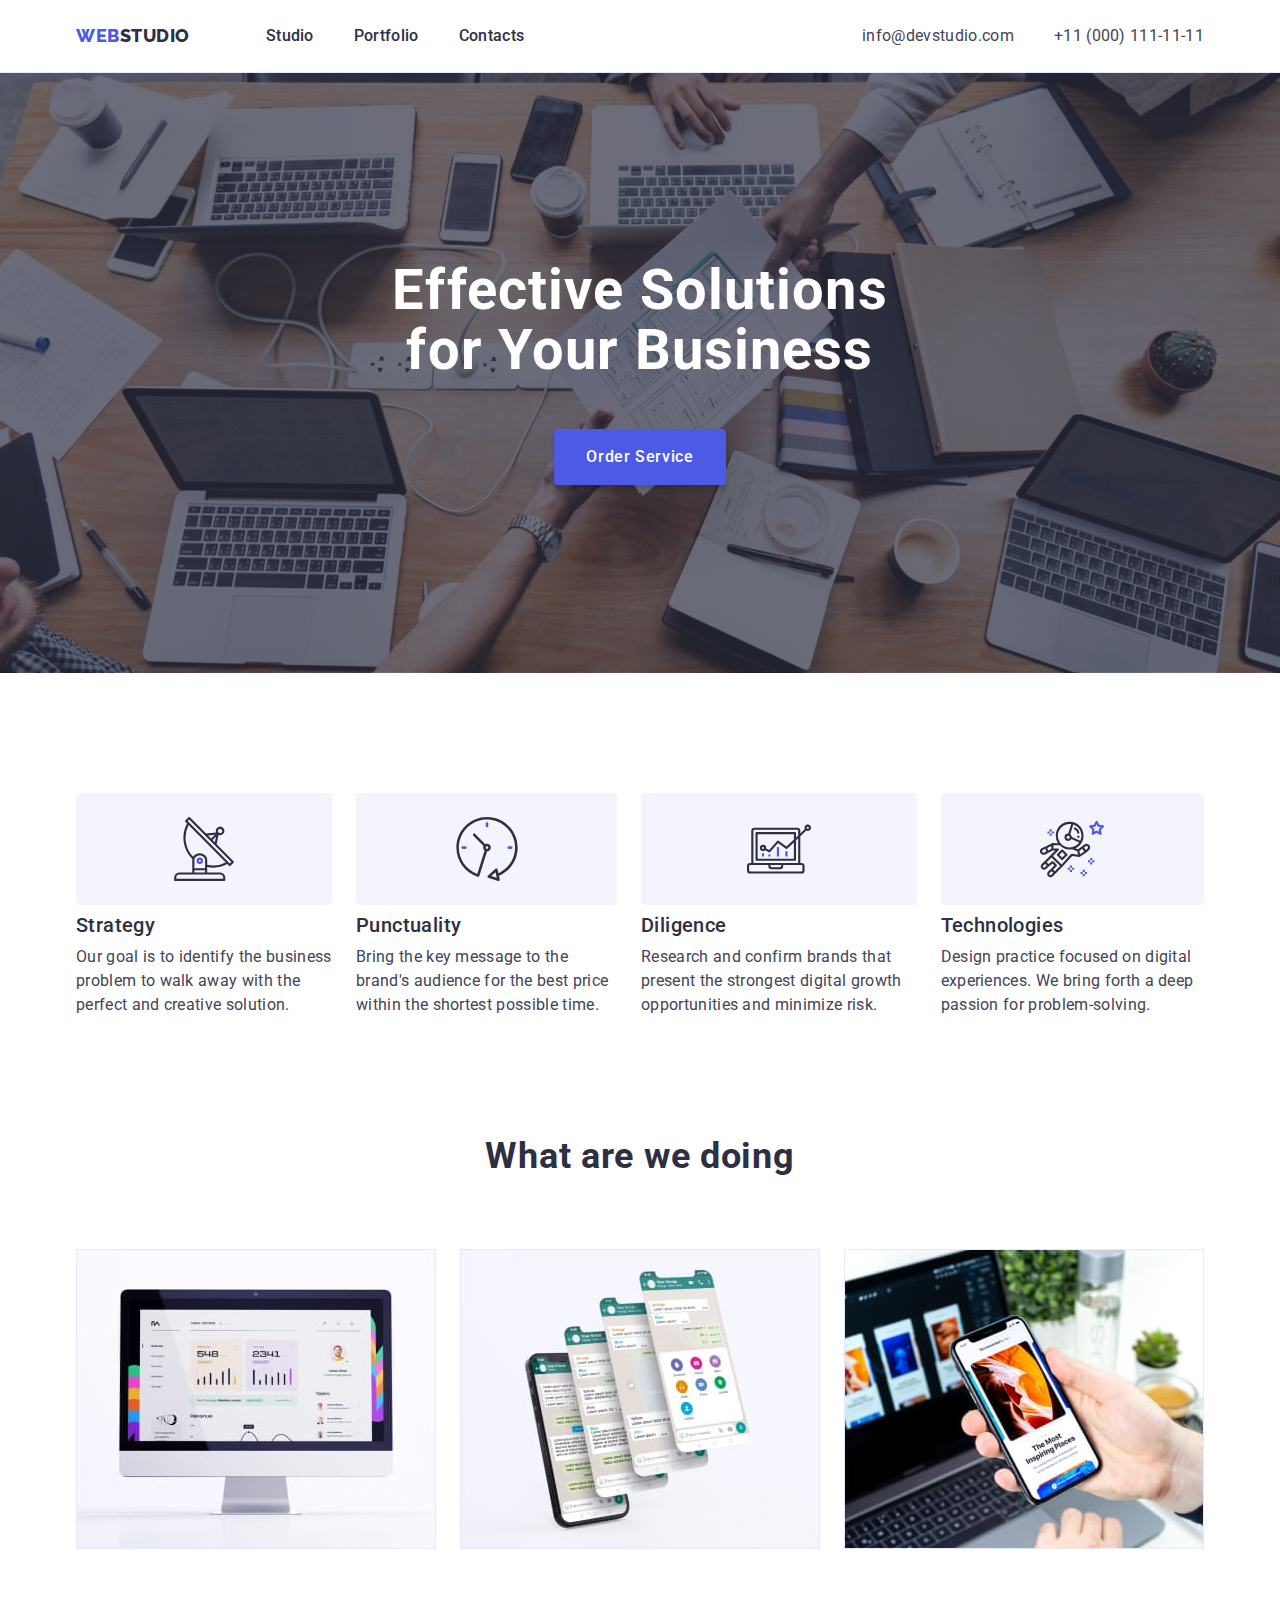
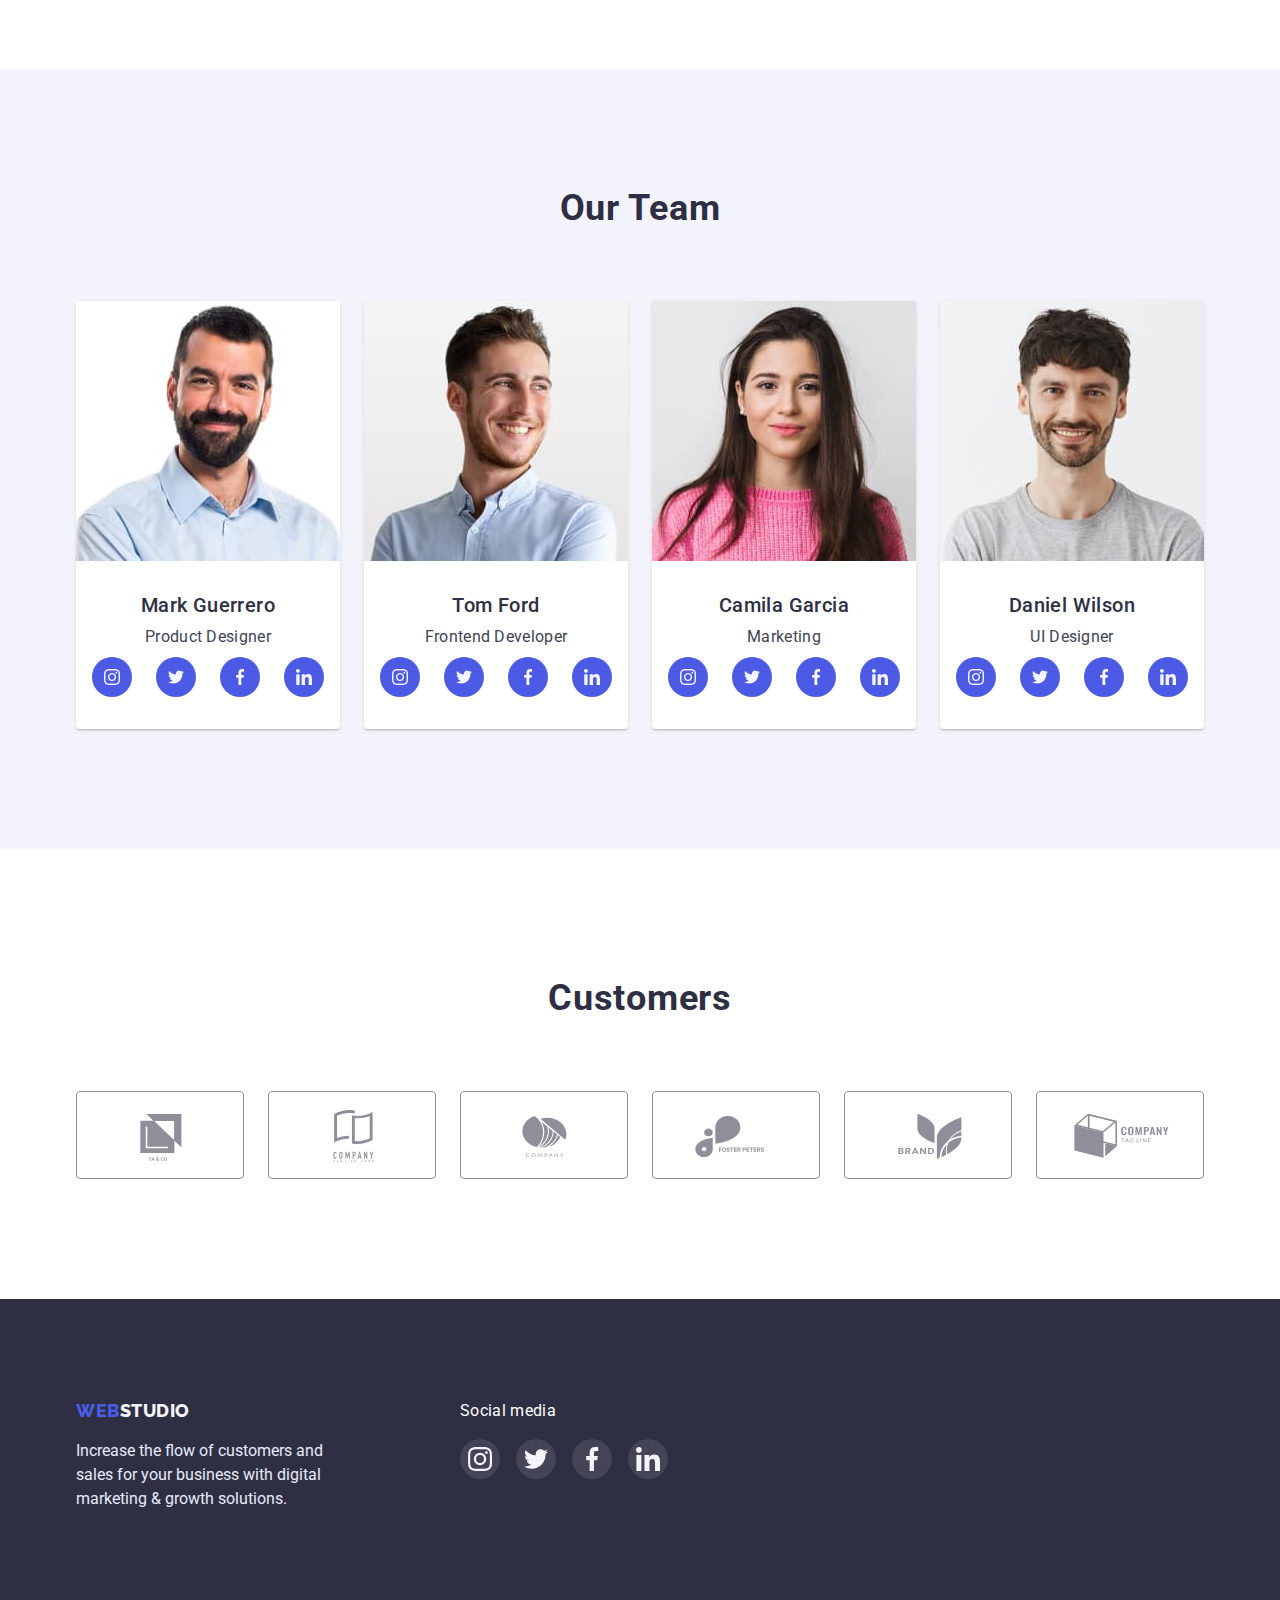
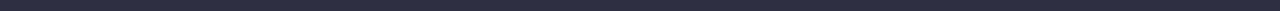
<file: index.html>
<!DOCTYPE html>
<html lang="en">
  <head>
    <meta charset="UTF-8" />
    <meta http-equiv="X-UA-Compatible" content="IE=edge" />
    <meta name="viewport" content="width=device-width, initial-scale=1.0" />
    <title>Studio</title>
    <link rel="preconnect" href="https://fonts.googleapis.com" />
    <link rel="preconnect" href="https://fonts.gstatic.com" crossorigin />
    <link
      href="https://fonts.googleapis.com/css2?family=Raleway:wght@800&family=Roboto:wght@400;500;700;900&display=swap"
      rel="stylesheet"
    />
    <link
      rel="stylesheet"
      href="https://cdnjs.cloudflare.com/ajax/libs/modern-normalize/1.1.0/modern-normalize.min.css"
    />
    <link rel="stylesheet" href="./css/styles.css" />
  </head>
  <body>
    <!--Header-->
    <header class="page-header">
      <div class="nav-box container">
        <nav class="site-nav">
          <a href="./index.html" class="logo link"
            >Web<span class="logo-part">Studio</span></a
          >
          <ul class="nav-list list">
            <li class="nav-item">
              <a href="./index.html" class="nav-link link">Studio</a>
            </li>
            <li class="nav-item">
              <a href="./portfolio.html" class="nav-link link">Portfolio</a>
            </li>
            <li class="nav-item">
              <a href="" class="nav-link link">Contacts</a>
            </li>
          </ul>
        </nav>
        <address class="adress-nav">
          <ul class="adress-list list">
            <li class="adress-item">
              <a href="mailto:info@devstudio.com" class="adress-link link"
                >info@devstudio.com</a
              >
            </li>
            <li class="adress-item">
              <a href="tel:+110001111111" class="adress-link link"
                >+11 (000) 111-11-11</a
              >
            </li>
          </ul>
        </address>
      </div>
    </header>
    <!--Main-->
    <main>
      <!--Hero-->
      <section class="hero-section">
        <div class="container">
          <h1 class="hero-title">Effective Solutions for Your Business</h1>
          <button type="button" class="hero-button">Order Service</button>
        </div>
      </section>
      <!--Our features-->
      <section class="features section">
        <div class="container">
          <h2 class="visually-hidden title">Our features</h2>
          <ul class="features-list list">
            <li class="features-item">
              <div class="features-box">
                <svg class="features-icon" width="64" height="64">
                  <use href="./images/icons.svg#icon-antenna"></use>
                </svg>
              </div>
              <h3 class="features-subtitle subtitle">Strategy</h3>
              <p class="features-text text">
                Our goal is to identify the business problem to walk away with
                the perfect and creative solution.
              </p>
            </li>
            <li class="features-item">
              <div class="features-box">
                <svg class="features-icon" width="64" height="64">
                  <use href="./images/icons.svg#icon-clock"></use>
                </svg>
              </div>
              <h3 class="features-subtitle subtitle">Punctuality</h3>
              <p class="features-text text">
                Bring the key message to the brand's audience for the best price
                within the shortest possible time.
              </p>
            </li>
            <li class="features-item">
              <div class="features-box">
                <svg class="features-icon" width="64" height="64">
                  <use href="./images/icons.svg#icon-diagram"></use>
                </svg>
              </div>
              <h3 class="features-subtitle subtitle">Diligence</h3>
              <p class="features-text text">
                Research and confirm brands that present the strongest digital
                growth opportunities and minimize risk.
              </p>
            </li>
            <li class="features-item">
              <div class="features-box">
                <svg class="features-icon" width="64" height="64">
                  <use href="./images/icons.svg#icon-astronaut"></use>
                </svg>
              </div>
              <h3 class="features-subtitle subtitle">Technologies</h3>
              <p class="features-text text">
                Design practice focused on digital experiences. We bring forth a
                deep passion for problem-solving.
              </p>
            </li>
          </ul>
        </div>
      </section>
      <!--What are we doing-->
      <section class="about section">
        <div class="container">
          <h2 class="about-title title">What are we doing</h2>
          <ul class="about-list list">
            <li class="about-item">
              <img
                src="./images/Rectangle71.jpg"
                alt="computer screen"
                width="360"
              />
            </li>
            <li class="about-item">
              <img
                src="./images/Rectangle71-2.jpg"
                alt="phone application"
                width="360"
              />
            </li>
            <li class="about-item">
              <img
                src="./images/Rectangle71-3.jpg"
                alt="iphone in hand"
                width="360"
              />
            </li>
          </ul>
        </div>
      </section>
      <!--Our team-->
      <section class="team section">
        <div class="container">
          <h2 class="team-title title">Our Team</h2>
          <ul class="team-list list">
            <li class="section-team-item">
              <img
                src="./images/img.jpg"
                alt="men in shirt with black hair"
                width="264"
              />
              <div class="team-description">
                <h3 class="team-subtitle subtitle">Mark Guerrero</h3>
                <p class="team-text text">Product Designer</p>
                <ul class="team-soc-list list">
                  <li class="team-soc-item">
                    <a href="" class="team-soc-link link">
                      <svg class="team-soc-icon" width="16" height="16">
                        <use href="./images/icons.svg#icon-instagram"></use>
                      </svg>
                    </a>
                  </li>
                  <li class="team-soc-item">
                    <a href="" class="team-soc-link link">
                      <svg class="team-soc-icon" width="16" height="16">
                        <use href="./images/icons.svg#icon-twitter"></use>
                      </svg>
                    </a>
                  </li>
                  <li class="team-soc-item">
                    <a href="" class="team-soc-link link">
                      <svg class="team-soc-icon" width="16" height="16">
                        <use href="./images/icons.svg#icon-facebook"></use>
                      </svg>
                    </a>
                  </li>
                  <li class="team-soc-item">
                    <a href="" class="team-soc-link link">
                      <svg class="team-soc-icon" width="16" height="16">
                        <use href="./images/icons.svg#icon-linkedin"></use>
                      </svg>
                    </a>
                  </li>
                </ul>
              </div>
            </li>
            <li class="section-team-item">
              <img
                src="./images/img-2.jpg"
                alt="men in shirt with brown hair"
                width="264"
              />
              <div class="team-description">
                <h3 class="team-subtitle subtitle">Tom Ford</h3>
                <p class="team-text text">Frontend Developer</p>
                <ul class="team-soc-list list">
                  <li class="team-soc-item">
                    <a href="" class="team-soc-link link">
                      <svg class="team-soc-icon" width="16" height="16">
                        <use href="./images/icons.svg#icon-instagram"></use>
                      </svg>
                    </a>
                  </li>
                  <li class="team-soc-item">
                    <a href="" class="team-soc-link link">
                      <svg class="team-soc-icon" width="16" height="16">
                        <use href="./images/icons.svg#icon-twitter"></use>
                      </svg>
                    </a>
                  </li>
                  <li class="team-soc-item">
                    <a href="" class="team-soc-link link">
                      <svg class="team-soc-icon" width="16" height="16">
                        <use href="./images/icons.svg#icon-facebook"></use>
                      </svg>
                    </a>
                  </li>
                  <li class="team-soc-item">
                    <a href="" class="team-soc-link link">
                      <svg class="team-soc-icon" width="16" height="16">
                        <use href="./images/icons.svg#icon-linkedin"></use>
                      </svg>
                    </a>
                  </li>
                </ul>
              </div>
            </li>
            <li class="section-team-item">
              <img
                src="./images/img-3.jpg"
                alt="women in pink with long brown hair"
                width="264"
              />
              <div class="team-description">
                <h3 class="team-subtitle subtitle">Camila Garcia</h3>
                <p class="team-text text">Marketing</p>
                <ul class="team-soc-list list">
                  <li class="team-soc-item">
                    <a href="" class="team-soc-link link">
                      <svg class="team-soc-icon" width="16" height="16">
                        <use href="./images/icons.svg#icon-instagram"></use>
                      </svg>
                    </a>
                  </li>
                  <li class="team-soc-item">
                    <a href="" class="team-soc-link link">
                      <svg class="team-soc-icon" width="16" height="16">
                        <use href="./images/icons.svg#icon-twitter"></use>
                      </svg>
                    </a>
                  </li>
                  <li class="team-soc-item">
                    <a href="" class="team-soc-link link">
                      <svg class="team-soc-icon" width="16" height="16">
                        <use href="./images/icons.svg#icon-facebook"></use>
                      </svg>
                    </a>
                  </li>
                  <li class="team-soc-item">
                    <a href="" class="team-soc-link link">
                      <svg class="team-soc-icon" width="16" height="16">
                        <use href="./images/icons.svg#icon-linkedin"></use>
                      </svg>
                    </a>
                  </li>
                </ul>
              </div>
            </li>
            <li class="section-team-item">
              <img
                src="./images/img-4.jpg"
                alt="men in t-shirt with black hair"
                width="264"
              />
              <div class="team-description">
                <h3 class="team-subtitle subtitle">Daniel Wilson</h3>
                <p class="team-text text">UI Designer</p>
                <ul class="team-soc-list list">
                  <li class="team-soc-item">
                    <a href="" class="team-soc-link link">
                      <svg class="team-soc-icon" width="16" height="16">
                        <use href="./images/icons.svg#icon-instagram"></use>
                      </svg>
                    </a>
                  </li>
                  <li class="team-soc-item">
                    <a href="" class="team-soc-link link">
                      <svg class="team-soc-icon" width="16" height="16">
                        <use href="./images/icons.svg#icon-twitter"></use>
                      </svg>
                    </a>
                  </li>
                  <li class="team-soc-item">
                    <a href="" class="team-soc-link link">
                      <svg class="team-soc-icon" width="16" height="16">
                        <use href="./images/icons.svg#icon-facebook"></use>
                      </svg>
                    </a>
                  </li>
                  <li class="team-soc-item">
                    <a href="" class="team-soc-link link">
                      <svg class="team-soc-icon" width="16" height="16">
                        <use href="./images/icons.svg#icon-linkedin"></use>
                      </svg>
                    </a>
                  </li>
                </ul>
              </div>
            </li>
          </ul>
        </div>
      </section>
      <section class="client section">
        <div class="container">
          <h2 class="client-title title">Customers</h2>
          <ul class="clien-list list">
            <li class="client-item">
              <a href="" class="client-link link">
                <svg class="client-icon" width="104" height="56">
                  <use href="./images/icons.svg#icon-Logo-1"></use>
                </svg>
              </a>
            </li>
            <li class="client-item">
              <a href="" class="client-link link">
                <svg class="client-icon" width="104" height="56">
                  <use href="./images/icons.svg#icon-Logo-2"></use>
                </svg>
              </a>
            </li>
            <li class="client-item">
              <a href="" class="client-link link">
                <svg class="client-icon" width="104" height="56">
                  <use href="./images/icons.svg#icon-Logo-3"></use>
                </svg>
              </a>
            </li>
            <li class="client-item">
              <a href="" class="client-link link">
                <svg class="client-icon" width="104" height="56">
                  <use href="./images/icons.svg#icon-Logo-4"></use>
                </svg>
              </a>
            </li>
            <li class="client-item">
              <a href="" class="client-link link">
                <svg class="client-icon" width="104" height="56">
                  <use href="./images/icons.svg#icon-Logo-5"></use>
                </svg>
              </a>
            </li>
            <li class="client-item">
              <a href="" class="client-link link">
                <svg class="client-icon" width="104" height="56">
                  <use href="./images/icons.svg#icon-Logo-6"></use>
                </svg>
              </a>
            </li>
          </ul>
        </div>
      </section>
    </main>
    <!--Footer-->
    <footer class="page-footer">
      <div class="container footer-wrap">
        <div class="footer">
          <a href="./index.html" class="logo link"
            >Web<span class="logo-part">Studio</span></a
          >
          <p class="footer-text">
            Increase the flow of customers and sales for your business with
            digital marketing & growth solutions.
          </p>
        </div>
        <div class="soc-media">
          <p class="soc-media-text">Social media</p>
          <ul class="soc-media-list list">
            <li class="soc-media-item">
              <a href="" class="soc-media-link link">
                <svg class="soc-media-icon" width="24" height="24">
                  <use href="./images/icons.svg#icon-instagram"></use>
                </svg>
              </a>
            </li>
            <li class="soc-media-item">
              <a href="" class="soc-media-link link">
                <svg class="soc-media-icon" width="24" height="24">
                  <use href="./images/icons.svg#icon-twitter"></use>
                </svg>
              </a>
            </li>
            <li class="soc-media-item">
              <a href="" class="soc-media-link link">
                <svg class="soc-media-icon" width="24" height="24">
                  <use href="./images/icons.svg#icon-facebook"></use>
                </svg>
              </a>
            </li>
            <li class="soc-media-item">
              <a href="" class="soc-media-link link">
                <svg class="soc-media-icon" width="24" height="24">
                  <use href="./images/icons.svg#icon-linkedin"></use>
                </svg>
              </a>
            </li>
          </ul>
        </div>
      </div>
    </footer>
  </body>
</html>
</file>
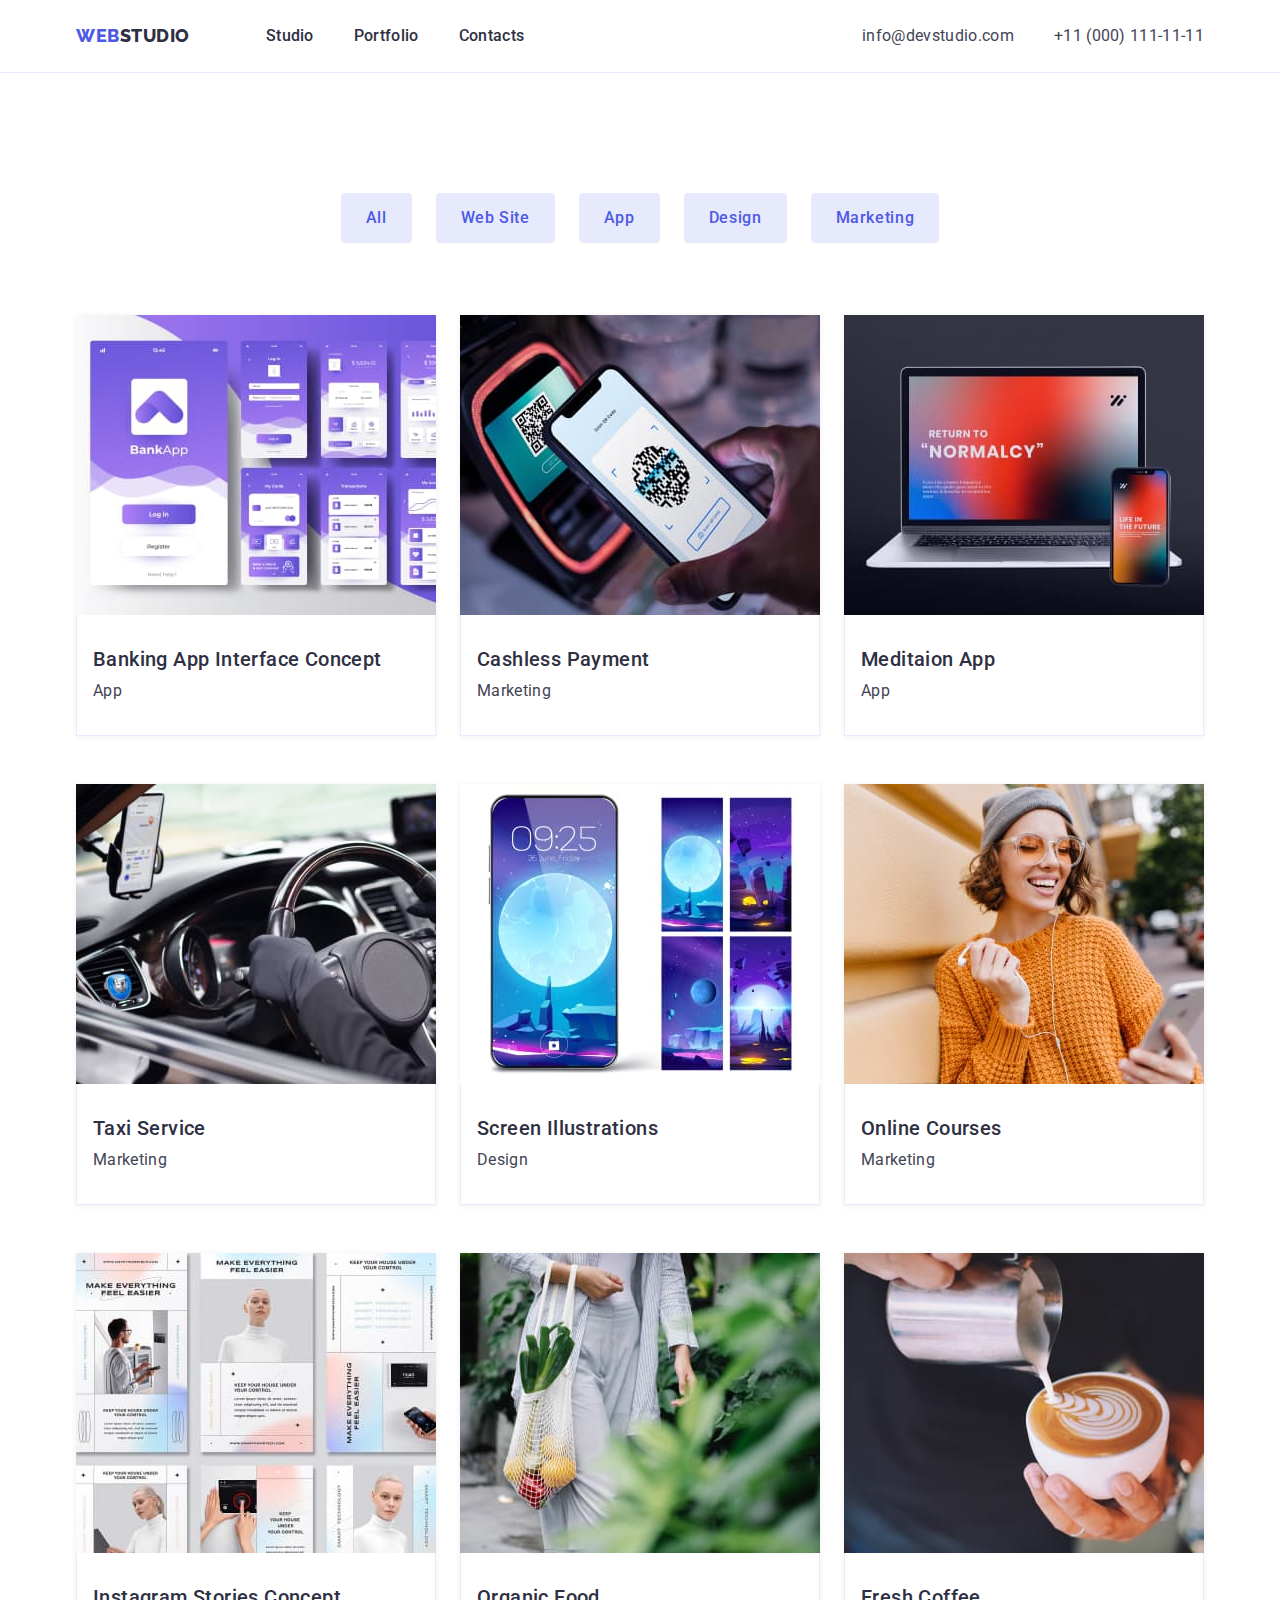
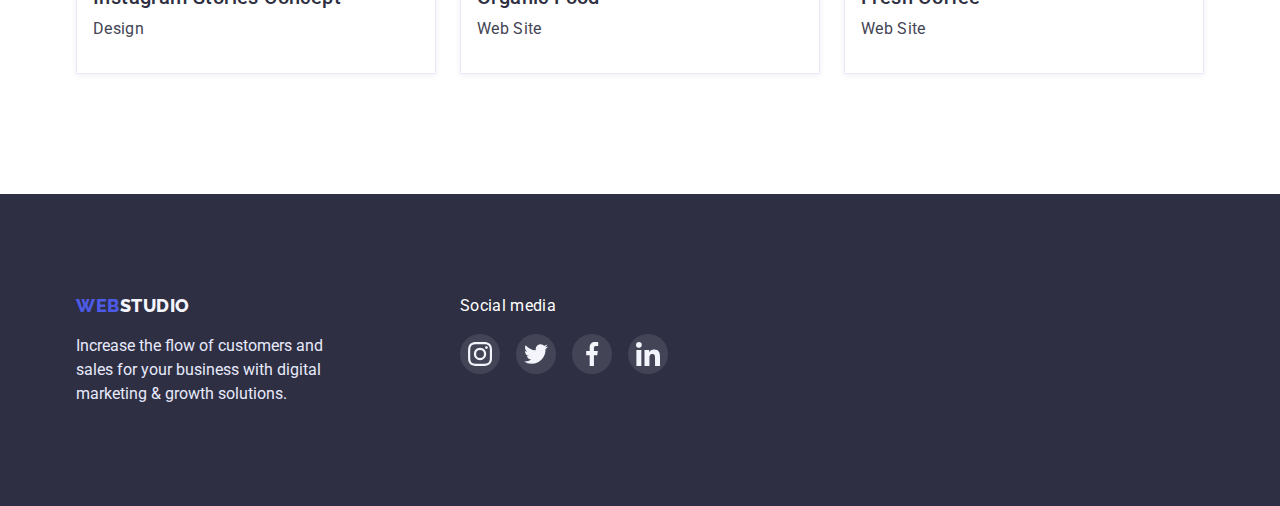
<file: portfolio.html>
<!DOCTYPE html>
<html lang="en">
  <head>
    <meta charset="UTF-8" />
    <meta http-equiv="X-UA-Compatible" content="IE=edge" />
    <meta name="viewport" content="width=device-width, initial-scale=1.0" />
    <title>Portfolio</title>
    <link rel="preconnect" href="https://fonts.googleapis.com" />
    <link rel="preconnect" href="https://fonts.gstatic.com" crossorigin />
    <link
      href="https://fonts.googleapis.com/css2?family=Raleway:wght@800&family=Roboto:wght@400;500;700;900&display=swap"
      rel="stylesheet"
    />
    <link
      rel="stylesheet"
      href="https://cdnjs.cloudflare.com/ajax/libs/modern-normalize/1.1.0/modern-normalize.min.css"
    />
    <link rel="stylesheet" href="./css/styles.css" />
  </head>
  <body>
    <!--Header-->
    <header class="page-header">
      <div class="nav-box container">
        <nav class="site-nav">
          <a href="./index.html" class="logo link"
            >Web<span class="logo-part">Studio</span></a
          >
          <ul class="nav-list list">
            <li class="nav-item">
              <a href="./index.html" class="nav-link link">Studio</a>
            </li>
            <li class="nav-item">
              <a href="./portfolio.html" class="nav-link link">Portfolio</a>
            </li>
            <li class="nav-item">
              <a href="" class="nav-link link">Contacts</a>
            </li>
          </ul>
        </nav>
        <address class="adress-nav">
          <ul class="adress-list list">
            <li class="adress-item">
              <a href="mailto:info@devstudio.com" class="adress-link link"
                >info@devstudio.com</a
              >
            </li>
            <li class="adress-item">
              <a href="tel:+110001111111" class="adress-link link"
                >+11 (000) 111-11-11</a
              >
            </li>
          </ul>
        </address>
      </div>
    </header>
    <!--Main-->
    <main>
      <section class="portfolio section">
        <div class="container">
          <h1 class="visually-hidden">Portfolio</h1>
          <ul class="portfolio-nav list">
            <li class="portfolio-item">
              <button type="button" class="filter-btn">All</button>
            </li>
            <li class="portfolio-item">
              <button type="button" class="filter-btn">Web Site</button>
            </li>
            <li class="portfolio-item">
              <button type="button" class="filter-btn">App</button>
            </li>
            <li class="portfolio-item">
              <button type="button" class="filter-btn">Design</button>
            </li>
            <li class="portfolio-item">
              <button type="button" class="filter-btn">Marketing</button>
            </li>
          </ul>

          <!--Gallery of works-->
          <ul class="gallery-list list">
            <li class="gallery-item">
              <a href="" class="portfolio-link link">
                <img
                  src="./images/img-5.jpg"
                  alt="app interface"
                  width="360"
                  height="300"
                />
                <div class="portfolio-description">
                  <h2 class="portfolio-subtitle subtitle">
                    Banking App Interface Concept
                  </h2>
                  <p class="portfolio-text text">App</p>
                </div>
              </a>
            </li>
            <li class="gallery-item">
              <a href="" class="portfolio-link link">
                <img
                  src="./images/img-6.jpg"
                  alt="phone and terminal"
                  width="360"
                  height="300"
                />
                <div class="portfolio-description">
                  <h2 class="portfolio-subtitle subtitle">Cashless Payment</h2>
                  <p class="portfolio-text text">Marketing</p>
                </div>
              </a>
            </li>
            <li class="gallery-item">
              <a href="" class="portfolio-link link">
                <img
                  src="./images/img-7.jpg"
                  alt="laptop and phone"
                  width="360"
                  height="300"
                />
                <div class="portfolio-description">
                  <h2 class="portfolio-subtitle subtitle">Meditaion App</h2>
                  <p class="portfolio-text text">App</p>
                </div>
              </a>
            </li>
            <li class="gallery-item">
              <a href="" class="portfolio-link link">
                <img
                  src="./images/img-8.jpg"
                  alt="car"
                  width="360"
                  height="300"
                />
                <div class="portfolio-description">
                  <h2 class="portfolio-subtitle subtitle">Taxi Service</h2>
                  <p class="portfolio-text text">Marketing</p>
                </div>
              </a>
            </li>
            <li class="gallery-item">
              <a href="" class="portfolio-link link">
                <img
                  src="./images/img-9.jpg"
                  alt="phone screen"
                  width="360"
                  height="300"
                />
                <div class="portfolio-description">
                  <h2 class="portfolio-subtitle subtitle">
                    Screen Illustrations
                  </h2>
                  <p class="portfolio-text text">Design</p>
                </div>
              </a>
            </li>
            <li class="gallery-item">
              <a href="" class="portfolio-link link">
                <img
                  src="./images/img-10.jpg"
                  alt="women holding phone"
                  width="360"
                  height="300"
                />
                <div class="portfolio-description">
                  <h2 class="portfolio-subtitle subtitle">Online Courses</h2>
                  <p class="portfolio-text text">Marketing</p>
                </div>
              </a>
            </li>
            <li class="gallery-item">
              <a href="" class="portfolio-link link">
                <img
                  src="./images/img-11.jpg"
                  alt="stories design"
                  width="360"
                  height="300"
                />
                <div class="portfolio-description">
                  <h2 class="portfolio-subtitle subtitle">
                    Instagram Stories Concept
                  </h2>
                  <p class="portfolio-text text">Design</p>
                </div>
              </a>
            </li>
            <li class="gallery-item">
              <a href="" class="portfolio-link link">
                <img
                  src="./images/img-12.jpg"
                  alt="bucket of vegitables"
                  width="360"
                  height="300"
                />
                <div class="portfolio-description">
                  <h2 class="portfolio-subtitle subtitle">Organic Food</h2>
                  <p class="portfolio-text text">Web Site</p>
                </div>
              </a>
            </li>
            <li class="gallery-item">
              <a href="" class="portfolio-link link">
                <img
                  src="./images/img-13.jpg"
                  alt="cup of cofee"
                  width="360"
                  height="300"
                />
                <div class="portfolio-description">
                  <h2 class="portfolio-subtitle subtitle">Fresh Coffee</h2>
                  <p class="portfolio-text text">Web Site</p>
                </div>
              </a>
            </li>
          </ul>
        </div>
      </section>
    </main>
    <!--Footer-->
    <footer class="page-footer">
      <div class="container footer-wrap">
        <div class="footer">
          <a href="./index.html" class="logo link"
            >Web<span class="logo-part">Studio</span></a
          >
          <p class="footer-text">
            Increase the flow of customers and sales for your business with
            digital marketing & growth solutions.
          </p>
        </div>
        <div class="soc-media">
          <p class="soc-media-text">Social media</p>
          <ul class="soc-media-list list">
            <li class="soc-media-item">
              <a href="" class="soc-media-link link">
                <svg class="soc-media-icon" width="24" height="24">
                  <use href="./images/icons.svg#icon-instagram"></use>
                </svg>
              </a>
            </li>
            <li class="soc-media-item">
              <a href="" class="soc-media-link link">
                <svg class="soc-media-icon" width="24" height="24">
                  <use href="./images/icons.svg#icon-twitter"></use>
                </svg>
              </a>
            </li>
            <li class="soc-media-item">
              <a href="" class="soc-media-link link">
                <svg class="soc-media-icon" width="24" height="24">
                  <use href="./images/icons.svg#icon-facebook"></use>
                </svg>
              </a>
            </li>
            <li class="soc-media-item">
              <a href="" class="soc-media-link link">
                <svg class="soc-media-icon" width="24" height="24">
                  <use href="./images/icons.svg#icon-linkedin"></use>
                </svg>
              </a>
            </li>
          </ul>
        </div>
      </div>
    </footer>
  </body>
</html>
</file>
<file: css/styles.css>
/* Variables */
:root{
    --hero-background-color: #2E2F42;
    --header-color: #2E2F42;
    --primary-text-color: #434455;
    --primary-background-color: #FFFFFF;
    --primary-btn-color: #4D5AE5;
    --hover-color:#404BBF;
    --success-color: #31D0AA;
    --logo-color: #4D5AE5;
    --accent-color:#E7E9FC;
}

/* Body */
body{
    background-color: var(--primary-background-color);
    color: var(--primary-text-color);
    font-family: Roboto, sans-serif;
    font-size: 16px;
}
img{
    display: block;
    max-width: 100%;
    height: auto;
}
.container{
    width: 100%;
    max-width: 1158px;
    padding-left: 15px;
    padding-right: 15px;
    margin-left: auto;
    margin-right: auto;
}
.list{
    list-style: none;
}
.link{
text-decoration: none;}

h1, h2, h3, h4, h5, h6, p{
margin: 0;
}
ul{
    margin: 0;
    padding-left: 0;
}

.section{
    padding-top: 120px;
    padding-bottom: 120px;
}

/* Logo */
.page-header{
    border-bottom: 1px solid #E7E9FC;
}

.logo {
    color: var(--logo-color);
    font-family: 'Raleway';
        font-weight: 800;
        font-size: 18px;
        line-height: 1.33;
        letter-spacing: 0.03em;
        text-transform: uppercase;
    
}

.logo-part {
    color:#2E2F42;
}

/* Site nav */
.nav-box.container{
    display: flex;
    align-items: center;
}

.nav-list{
    display: flex;
    margin-left: 76px;
}
.nav-item:not(:last-child){
    margin-right: 40px;
}
.adress-nav{
margin-left:auto ;
}

.adress-list {
    display: flex;
}

.adress-item:not(:last-child) {
    margin-right: 40px;
}

.site-nav{
    display: flex;
    align-items: center;
}
.nav-link {
display: block;
padding-top: 24px;
padding-bottom: 24px;

    color: var(--header-color);
        font-weight: 500;
        line-height: 1.5;
        letter-spacing: 0.02em;
}


.adress-link {
    display: block;
        padding-top: 24px;
        padding-bottom: 24px;

    color: var(--primary-text-color);
    line-height: 1.5;
        font-style: normal;
        letter-spacing: 0.02em;}

.nav-link:is(:hover, :focus),.adress-link:is(:hover, :focus){
    color: var(--hover-color);
}


/* Hero */
.hero-section{
    max-width: 1440px;
    margin: 0 auto;
    padding-top: 188px;
    padding-bottom: 188px;
    text-align: center;
    background-color: var(--hero-background-color);
    background-image: linear-gradient(rgba(46, 47, 66, 0.7),rgba(46, 47, 66, 0.7)), url(../images/hero-bg.jpg);
    background-repeat: no-repeat;
    background-size: cover;
   background-position: center;
}

.hero-title{
margin-bottom: 48px;
width: 496px;
margin-left: auto;
margin-right: auto;

color: #FFFFFF;
font-size: 56px;
    line-height: 1.07;
    letter-spacing: 0.02em;
}

.hero-button {
    display: inline-block;
border-radius: 4px;
padding: 16px 32px;
min-width: 169px;
text-align: center;
border: none;
cursor: pointer;
box-shadow: 0px 4px 4px rgba(0, 0, 0, 0.15);

    font-family: inherit;
    color: #FFFFFF;
    background-color:var(--primary-btn-color);
    font-weight: 500;
    font-size: 16px;
    line-height: 1.5;
    letter-spacing: 0.04em;

}

.hero-button:is(:hover,:focus){
    background-color: var(--hover-color);
}
 /* < -Our features-> */
 .features-list{
    display: flex;
 }
 
 .features-item{
    width: calc((100%-72px)/4);
    margin-right: 24px;
 }
.features-item:last-child{
    margin-right: 0px;
}

.features-box{
    display: flex;
    justify-content: center;
    align-items: center;
    height: 112px;
    margin-bottom:8px;

    background-color: #F4F4FD;
    border-radius: 4px;
}

.title{
color: var(--header-color);
    font-size: 36px;
    line-height: 1.11;
    letter-spacing: 0.02em;
    margin-bottom: 72px;
    text-align: center;
}
.subtitle{
margin-bottom: 8px;

color: var(--header-color);
font-size:20px;
line-height: 1.2;
letter-spacing: 0.02em;
font-weight: 500;
}

.text{
    color: var(--primary-text-color);
        line-height:1.5;
        letter-spacing: 0.02em;
}

.visually-hidden {
    position: absolute;
    white-space: nowrap;
    width: 1px;
    height: 1px;
    overflow: hidden;
    border: 0;
    padding: 0;
    clip: rect(0 0 0 0);
    clip-path: inset(50%);
    margin: -1px;
}

/* About us */

.about-title{
    margin-bottom: 72px;
}
.about.section{
    padding-top: 0px;
}

.about-list {
    display: flex;
}

.about-item {
    width: calc((100%-48px)/3);
    margin-right: 24px;
}

.about-item:last-child {
    margin-right: 0px;
}


/* Our team */
.team{
    background-color: #F4F4FD;
}
.section-team-item{
width: calc((100%-72px)/4);
margin-right: 24px;

background-color: var(--primary-background-color);
box-shadow: 0px 1px 6px rgba(46, 47, 66, 0.08), 0px 1px 1px rgba(46, 47, 66, 0.16), 0px 2px 1px rgba(46, 47, 66, 0.08);
border-radius: 0px 0px 4px 4px;
}
 .team-list {
     display: flex;
 }

 .section-team-item:last-child{
     margin-right: 0px;}

   .team-description{
    padding-top: 32px;
    padding-bottom: 32px;
    padding-left: 16px;
    padding-right: 16px;
   }

.team-subtitle{
        text-align: center;
        margin-bottom: 8px;
    }
     
.team-text{
      text-align: center;
      margin-bottom: 8px;
         }

.team-soc-list {
    display: flex;
    justify-content: center;
    gap: 24px;
}

.team-soc-item {
    width: 40px;
    height: 40px;
}

.team-soc-link {
    width: 100%;
    height: 100%;
    border-radius: 50%;
    display: flex;
    justify-content: center;
    align-items: center;
    background-color: #4D5AE5;;
}
.team-soc-link:is(:hover,:focus){
    background-color: #404BBF;
}

.team-soc-icon{
    fill: #F4F4FD;;
}

   /* Customers      */

   .client.section {
       padding-top: 130px;
   }

   .client-title {
    margin-bottom: 72px;
   }

   .clien-list{
    display: flex;
    gap: 24px;
   }

   .client-item{
    width: 168px;
    height: 88px;
   }

   .client-link{
    width: 100%;
    height: 100%;
    color: #8E8F99;
    border: 1px solid #8E8F99;
        border-radius: 4px;
        display: flex;
        align-items: center;
        justify-content: center;
   }
.client-link:is(:hover, :focus){
    border-color: #404BBF;
    color: #404BBF;
}

.client-icon{
    fill: currentColor;
}


/* footer */
.page-footer{
padding-top: 100px;
padding-bottom: 100px;

background: #2E2F42;
}

.page-footer .logo-part{
    color: #F4F4FD;
}
.footer-text {
margin-top: 16px;
width: 264px;

    color: var(--accent-color);
    line-height: 1.5;}

 .footer-wrap{
    display: flex;
 }
.footer{
    margin-right: 120px;
}
.soc-media-text{
    margin-bottom: 16px;
line-height: 1.5;
letter-spacing: 0.02em;
color: #FFFFFF;
}
.soc-media-list{
    display: flex;
    gap: 16px;
    display: flex;
    justify-content: center;
}

.soc-media-item{
 width: 40px;
    height: 40px;
}
.soc-media-link{
width: 100%;
    height: 100%;
    border-radius: 50%;
    display: flex;
    justify-content: center;
    align-items: center;
    background-color: rgba(255, 255, 255, 0.1);
    color: #F4F4FD;
}
.soc-media-icon{
fill:currentColor
}

.soc-media-link:is(:hover,:focus){
    background-color: #31D0AA;
}


    /* Portfolio */
.portfolio-nav{
    display: flex;
    justify-content: center;
    margin-bottom: 72px;
}
.portfolio-item+ .portfolio-item{
    margin-left: 24px;
}
    
.filter-btn{
    display: inline-block;
        border-radius: 4px;
        padding: 12px 24px;
        text-align: center;
        border: 1px solid #E7E9FC;
        cursor: pointer;
        

        font-family: inherit;
        color: var(--primary-btn-color);
        background-color: var(--accent-color);
        font-weight: 500;
        font-size: 16px;
        line-height: 1.5;
        text-align: center;
        letter-spacing: 0.04em;
    }

    .filter-btn:hover,
    .filter-btn:focus {
        color: #FFFFFF;
        background-color:#404BBF;
        border-color: transparent;

        box-shadow: 0px 3px 1px rgba(0, 0, 0, 0.1), 0px 2px 1px rgba(0, 0, 0, 0.08), 0px 2px 2px rgba(0, 0, 0, 0.12);
    }

/* < !--Galaery of works--> */
.portfolio-link {
    color: var(--primary-text-color);
    display: block;
    box-shadow: 0px 1px 6px rgba(46, 47, 66, 0.08);
}

.gallery-list {
    display: flex;
    flex-wrap: wrap;
}

.gallery-item{
    width: calc((100% - 48px)/3);;
    margin-right: 24px;
    margin-bottom: 48px;
}

.gallery-item:nth-child(3n){
    margin-right: 0px;}

.gallery-item:nth-last-child(-n + 3){
            margin-bottom: 0px;
}

.portfolio-link:is(:hover, :focus){
    box-shadow: 0px 1px 6px rgba(46, 47, 66, 0.08), 0px 1px 1px rgba(46, 47, 66, 0.16), 0px 2px 1px rgba(46, 47, 66, 0.08);
}

.portfolio-description{
padding-top: 32px;
padding-bottom: 32px;
padding-left: 16px;
padding-right: 16px;
border: 1px solid #E7E9FC;
border-top: none;

}

.portfolio-subtitle {
    margin-bottom: 8px;
}
</file>
